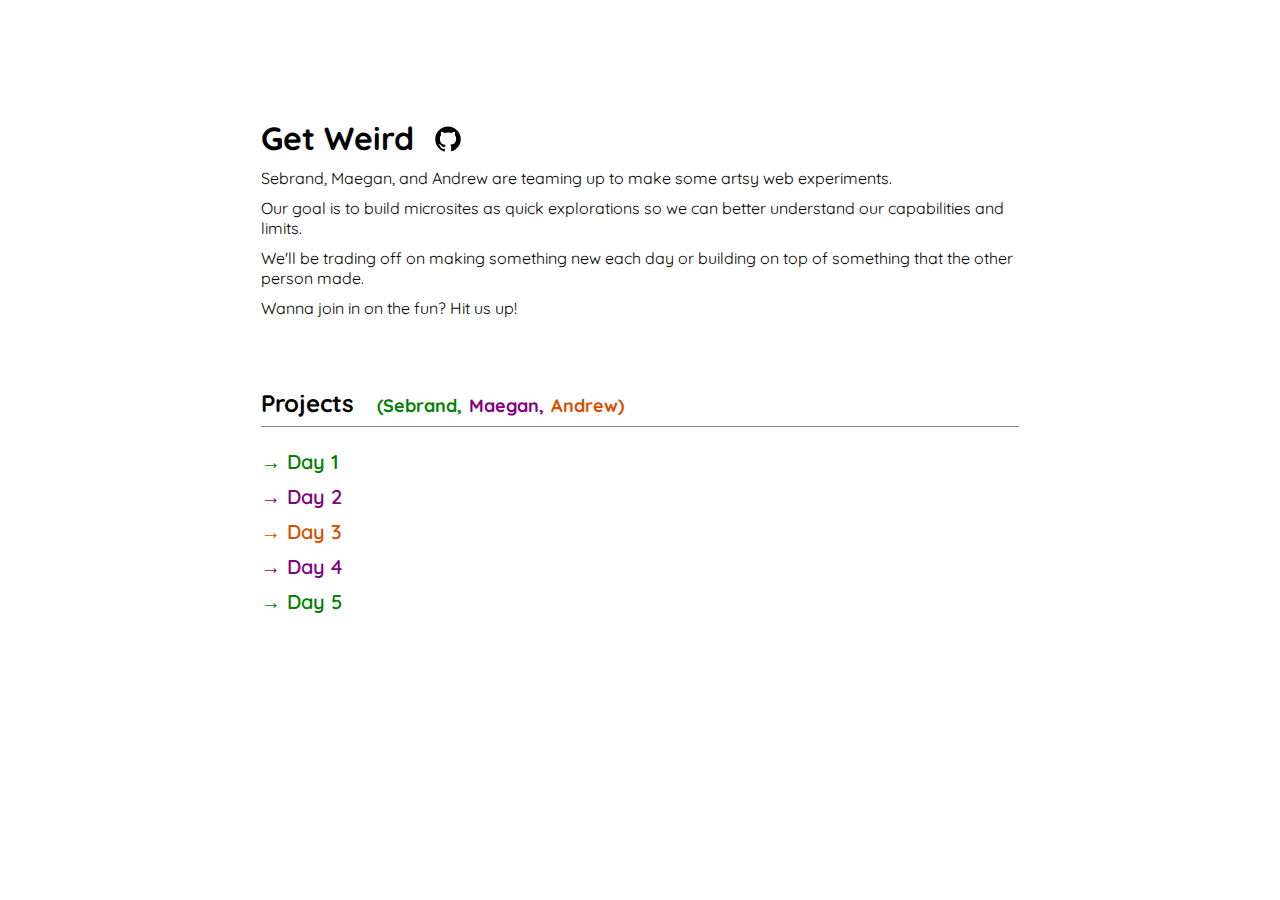
<file: index.html>
<!DOCTYPE html>
<html>
  <head>
    <meta charset="utf-8">
    <meta name="viewport" content="width=device-width, initial-scale=1.0">
    <title>Get Weird</title>
    <link href="images/favicon.png" rel="shortcut icon" />
    <link href="https://fonts.googleapis.com/css?family=Quicksand" rel="stylesheet">
    <link href="index.css" rel="stylesheet">
  </head>
  <body>
    <h1>Get Weird
      <a href="http://github.com/mclawges22/get-weird"><svg id="github" version="1.1" width="26px" height="26px" x="0px" y="0px" viewBox="18 18 24 24" style="enable-background:new 18 18 24 24;" xml:space="preserve"><path d="M30,18.4c-6.5,0-11.8,5.3-11.8,11.8c0,5.2,3.4,9.7,8.1,11.3c0.6,0.1,0.8-0.2,0.8-0.6c0-0.3,0-1,0-2c-3.3,0.7-4-1.6-4-1.6c-0.5-1.4-1.3-1.7-1.3-1.7c-1.1-0.7,0.1-0.7,0.1-0.7c1.2,0.1,1.8,1.2,1.8,1.2c1.1,1.8,2.8,1.3,3.5,1c0.1-0.8,0.4-1.3,0.7-1.6c-2.6-0.3-5.4-1.3-5.4-5.9c0-1.3,0.5-2.3,1.2-3.2c-0.1-0.3-0.5-1.5,0.1-3.1c0,0,1-0.3,3.2,1.2c0.9-0.2,2-0.4,3-0.4s2,0.1,3,0.4c2.3-1.5,3.2-1.2,3.2-1.2c0.7,1.6,0.2,2.8,0.1,3.1c0.7,0.8,1.2,1.9,1.2,3.2c0,4.6-2.8,5.5-5.4,5.8c0.4,0.4,0.8,1.1,0.8,2.2c0,1.6,0,2.9,0,3.2c0,0.3,0.2,0.7,0.8,0.6c4.7-1.6,8.1-6,8.1-11.3C41.8,23.7,36.5,18.4,30,18.4z"></path></svg></a>
    </h1>
    <p>Sebrand, Maegan, and Andrew are teaming up to make some artsy web experiments.</p>
    <p>Our goal is to build microsites as quick explorations so we can better understand our capabilities and limits.</p>
    <p>We'll be trading off on making something new each day or building on top of something that the other person made.</p>
    <p>Wanna join in on the fun? Hit us up!</p>

    <h2>Projects <span class="sebrand">(Sebrand,</span> <span class="maegan">Maegan,</span> <span class="andrew">Andrew)</span></h2>
    <p><a class="sebrand" href="day1/index.html">&#8594; Day 1</a></p>
    <p><a class="maegan" href="day2/index.html">&#8594; Day 2</a></p>
    <p><a class="andrew" href="andrew/image-quad-tree/public/index.html">&#8594; Day 3</a></p>
    <p><a class="maegan" href="day4/index.html">&#8594; Day 4</a></p>
    <p><a class="sebrand" href="day5/index.html">&#8594; Day 5</a></p>

  </body>
</html>
</file>
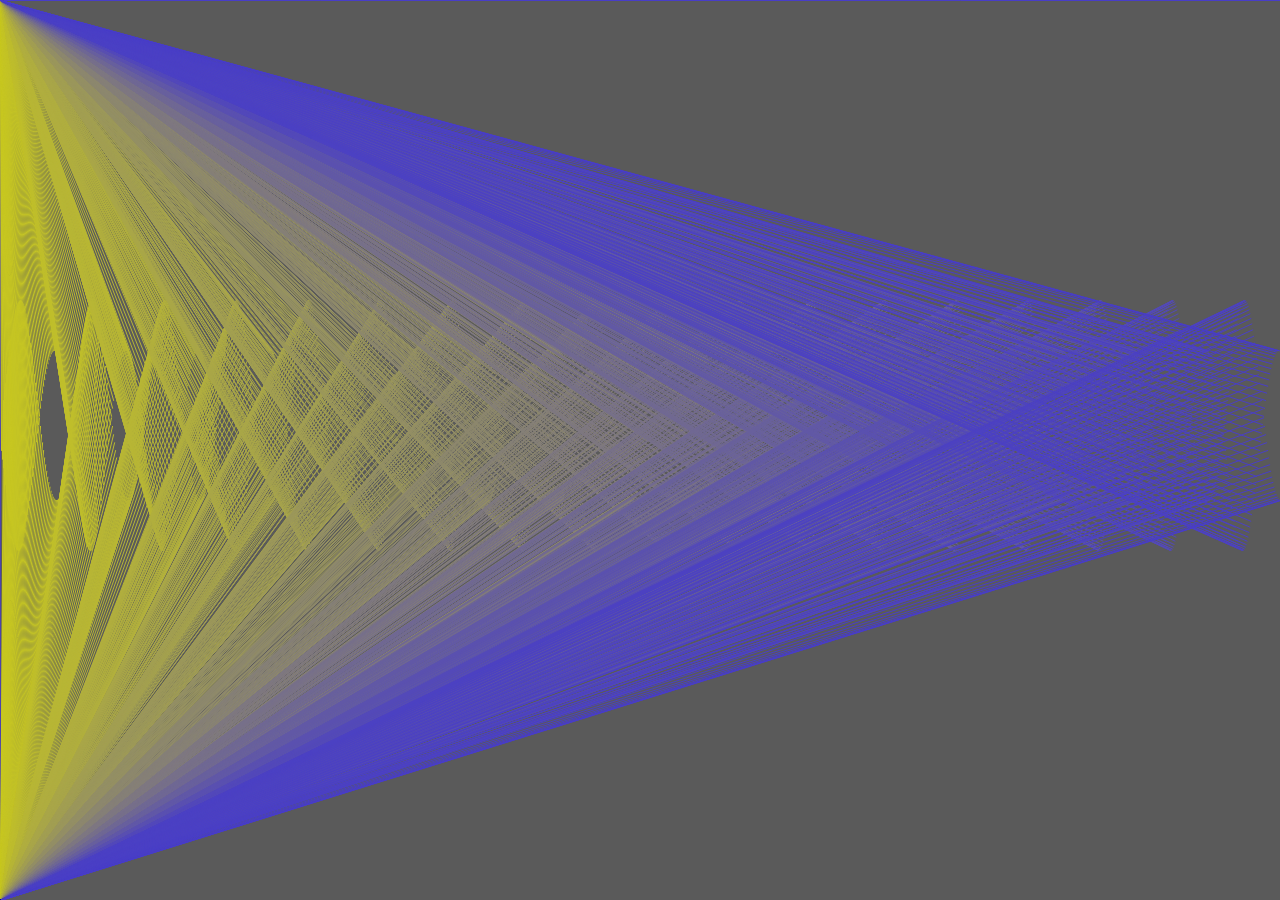
<file: day 5/index.html>
<html>
<head>
  <meta charset="UTF-8">
  <script language="javascript" type="text/javascript" src="p5.js"></script>
  <!-- uncomment lines below to include extra p5 libraries -->
  <!--<script language="javascript" src="p5.dom.js"></script>-->
  <!--<script language="javascript" src="libraries/p5.sound.js"></script>-->
  <script language="javascript" type="text/javascript" src="sketch.js"></script>
  <!-- this line removes any default padding and style. you might only need one of these values set. -->
  <style> body {padding: 0; margin: 0; overflow: hidden;}  </style>
</head>

<body>
</body>
</html>
</file>
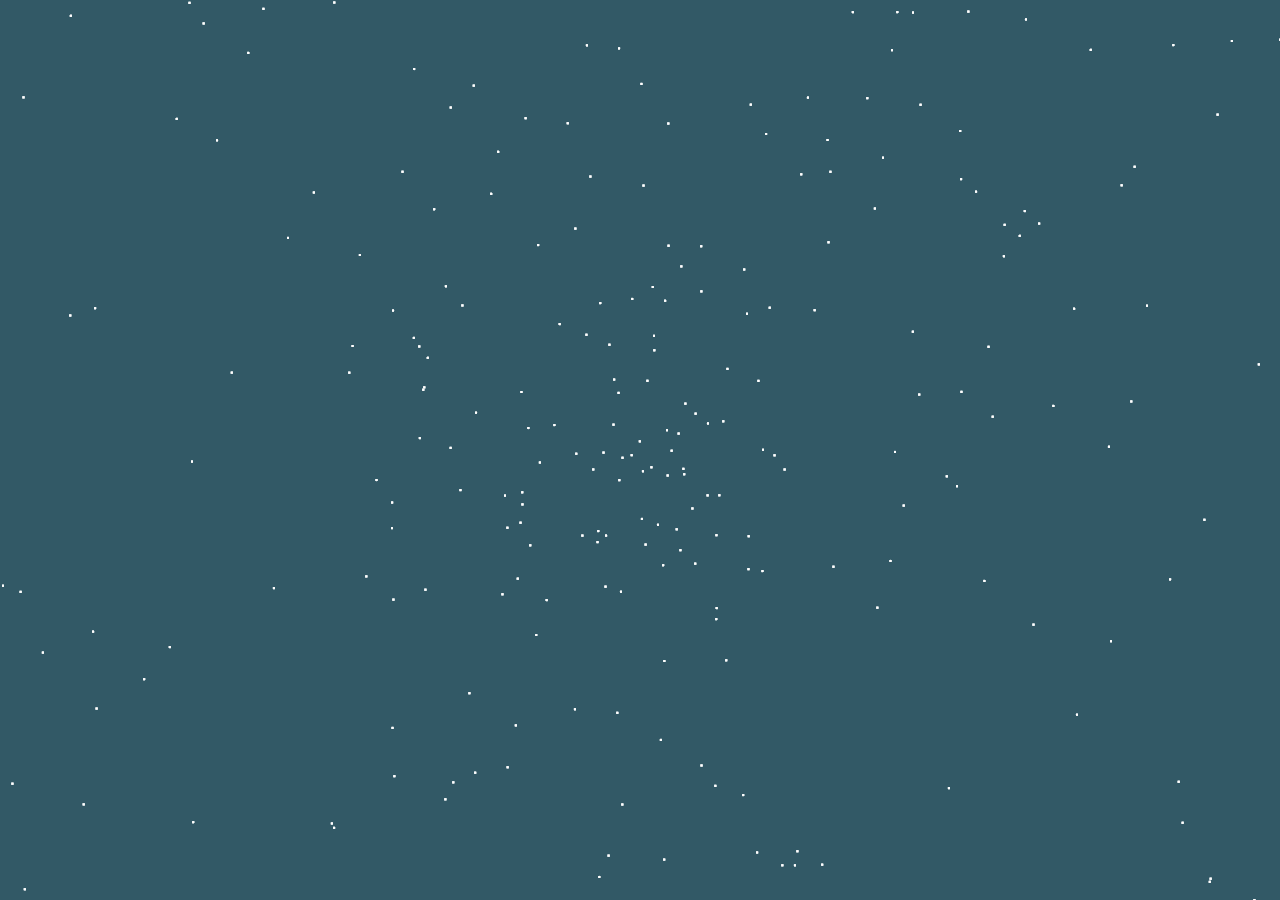
<file: day1/index.html>
<html>
<head>
  <meta charset="UTF-8">
  <script language="javascript" type="text/javascript" src="p5.min.js"></script>
  <!-- uncomment lines below to include extra p5 libraries -->
  <!--<script language="javascript" src="p5.dom.js"></script>-->
  <!--<script language="javascript" src="libraries/p5.sound.js"></script>-->
  <script language="javascript" type="text/javascript" src="sketch.js"></script>
  <!-- this line removes any default padding and style. you might only need one of these values set. -->
  <style> body {padding: 0; margin: 0;} </style>
</head>

<body>
</body>
</html>
</file>
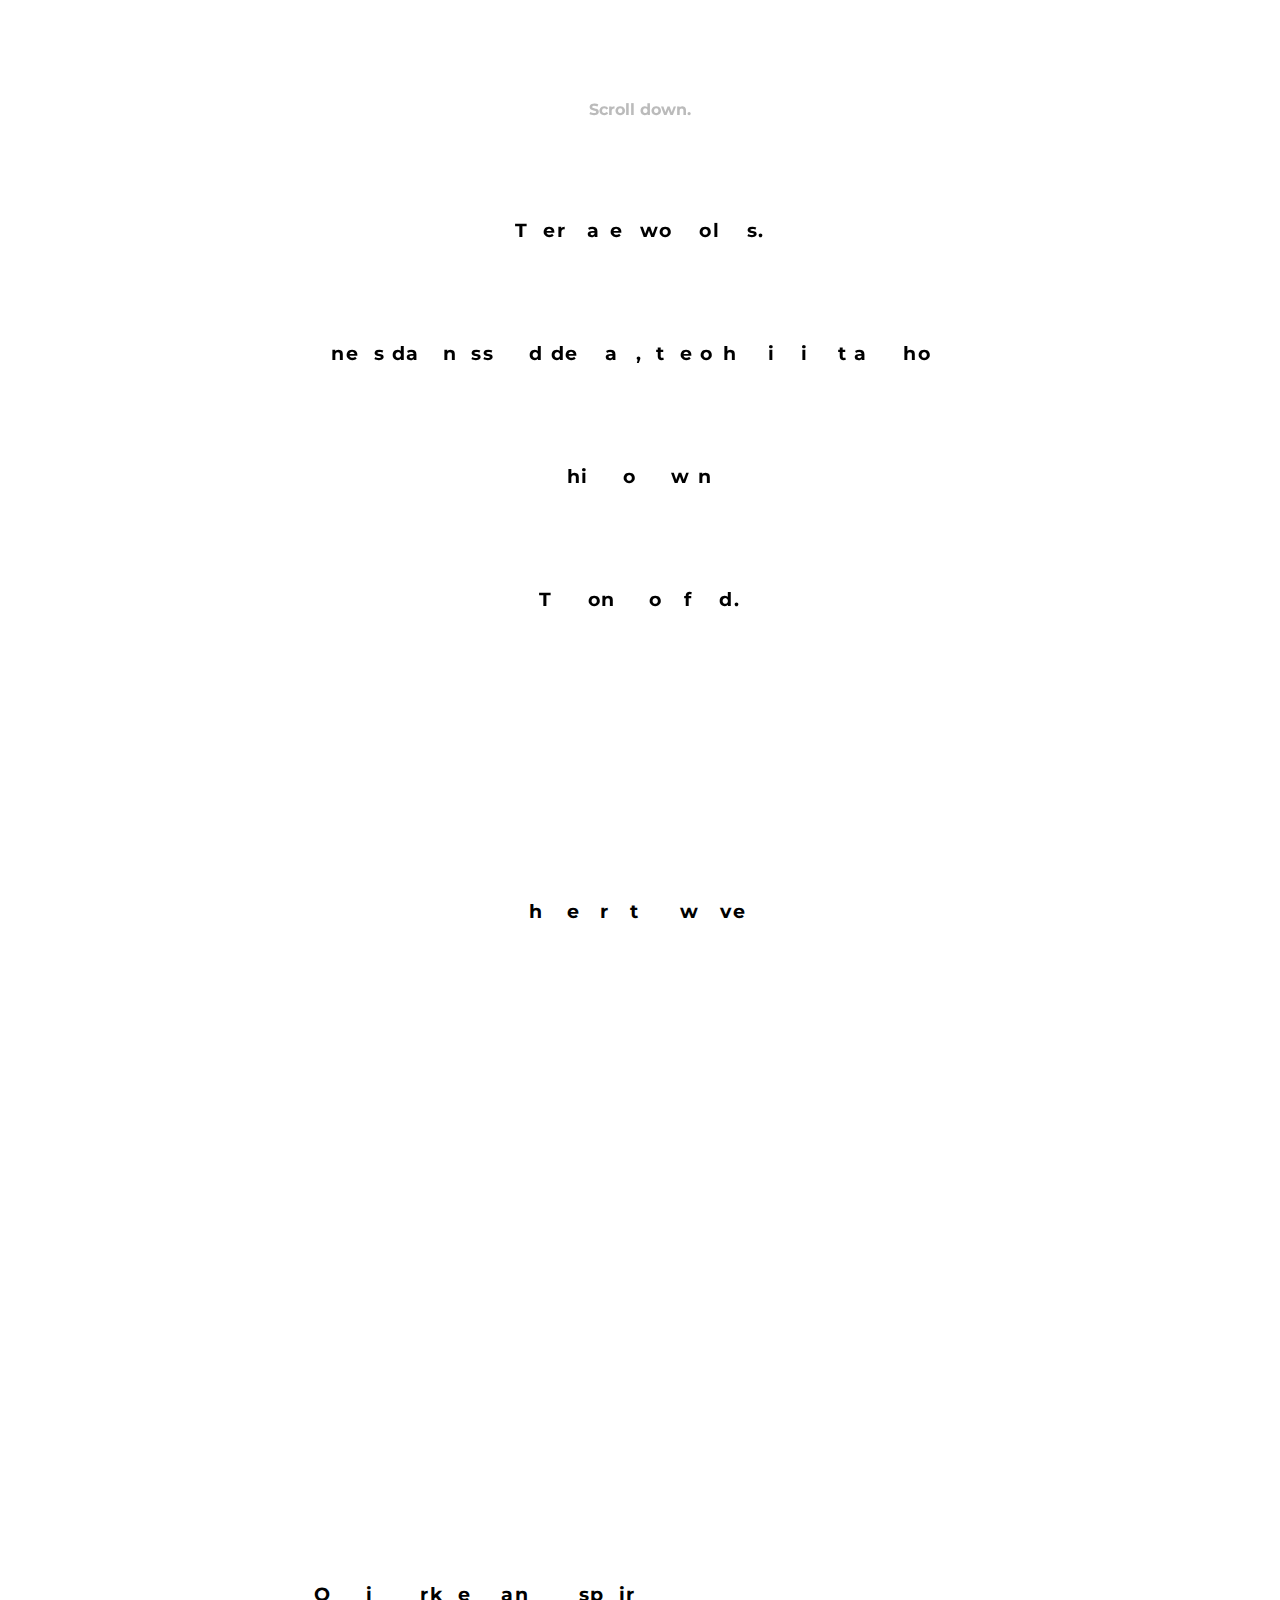
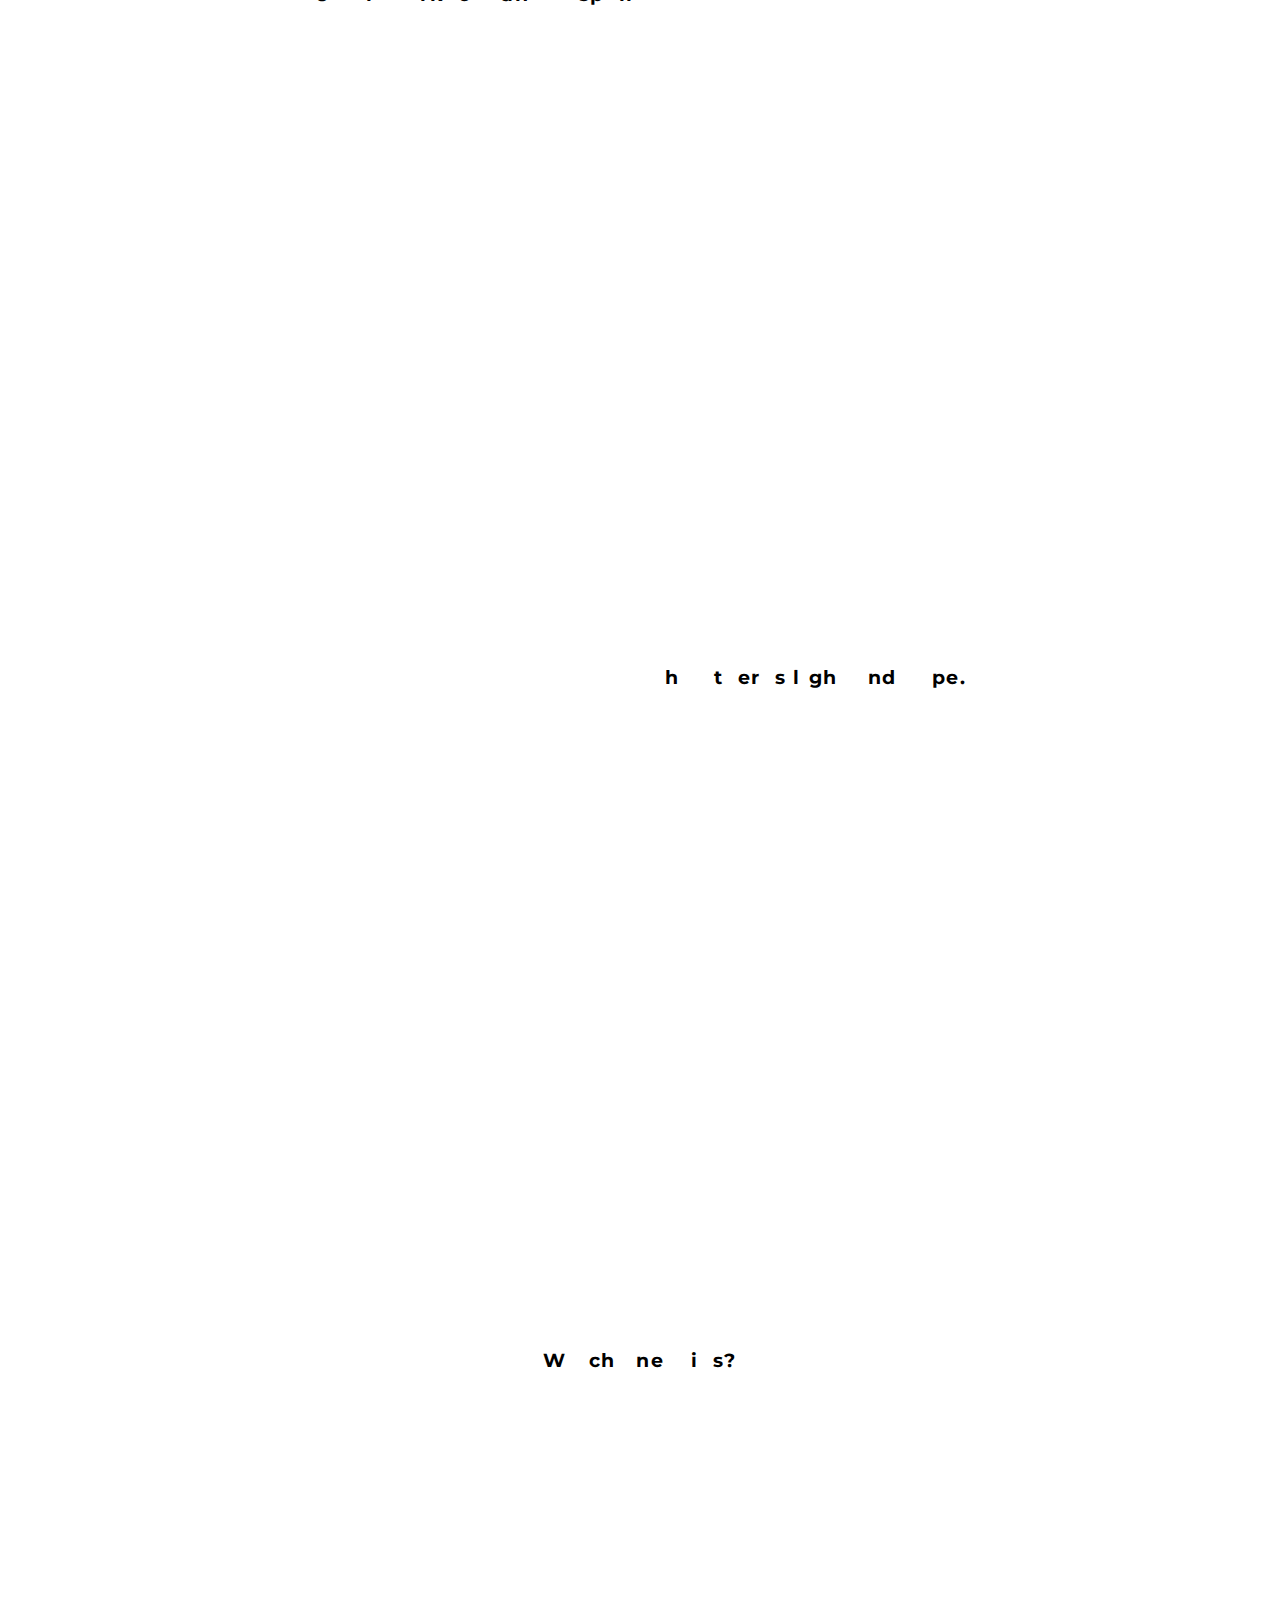
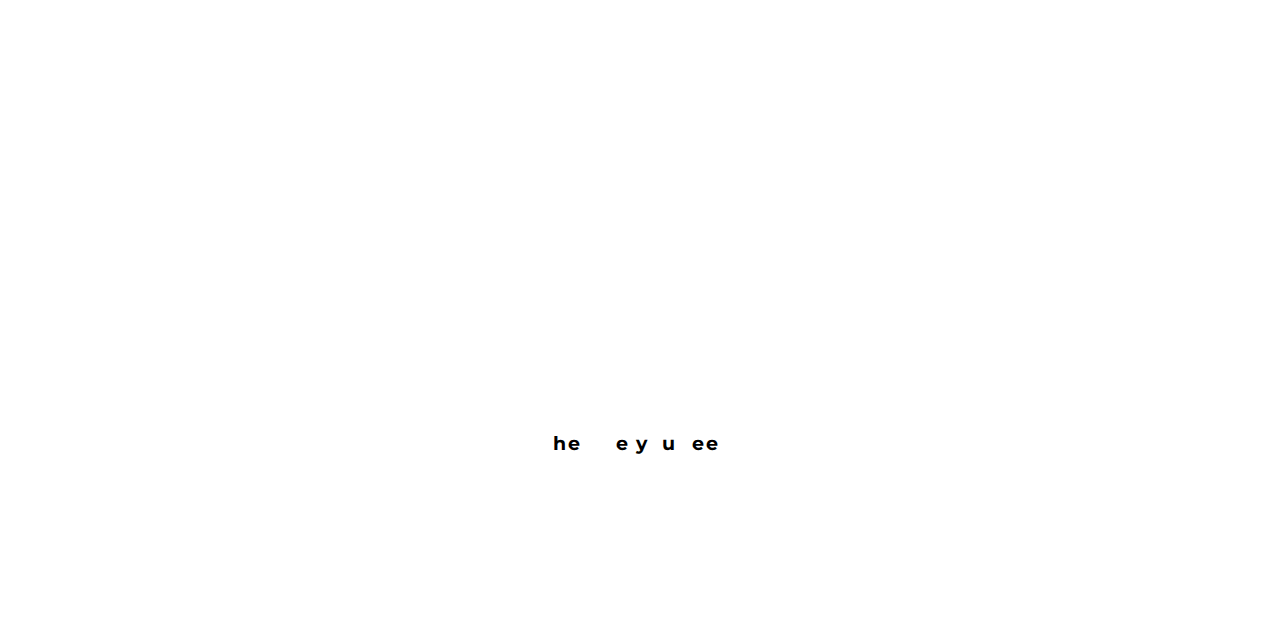
<file: day2/index.html>
<!DOCTYPE html>
<html>
  <head>
    <meta charset="utf-8">
    <meta name="viewport" content="width=device-width, initial-scale=1.0">
    <title>Get Weird</title>
    <link href="images/favicon.png" rel="shortcut icon" />
    <link href="https://fonts.googleapis.com/css?family=Montserrat" rel="stylesheet">
    <link href="day2.css" rel="stylesheet">
  </head>
  <body>
    <div class="fixed-wrapper">
      <h4>Scroll down.</h4>
      <h3>T<span>h</span>er<span>e</span> a<span>r</span>e <span>t</span>wo <span>w</span>ol<span>ve</span>s.</h3>
      <h3><span>O</span>ne <span>i</span>s da<span>rk</span>n<span>e</span>ss <span>an</span>d de<span>sp</span>a<span>ir</span>, &nbsp;t<span>h</span>e o<span>t</span>h<span>er</span> i<span>s l</span>i<span>gh</span>t a<span>nd</span> ho<span>pe.</span></h3>
      <h3><span>W</span>hi<span>ch</span> o<span>ne</span> w<span>i</span>n<span>s?</span></h3>
      <h3>T<span>he</span> on<span>e y</span>o<span>u</span> f<span>ee</span>d.</h3>
    </div>
    <div class="scroll-wrapper">
      <h3 class="scroll-1"><span>T</span>h<span>er</span>e <span>a</span>r<span>e</span> t<span>wo</span> w<span>ol</span>ve<span>s.</span></h3>
      <h3 class="scroll-2">O<span>ne </span>i<span>s da</span>rk<span>n</span>e<span>ss </span>an<span>d de</span>sp<span>a</span>ir<span>, &nbsp;the other is light and hope.</span></h3>
      <h3 class="scroll-2"><span>One is darkness and despair,</span> &nbsp;<span>t</span>h<span>e o</span>t<span>h</span>er<span> i</span>s l<span>i</span>gh<span>t a</span>nd <span>ho</span>pe.</h3>
      <h3 class="scroll-2">W<span>hi</span>ch<span> o</span>ne<span> w</span>i<span>n</span>s?</h3>
      <h3 class="scroll-2"><span>T</span>he<span> on</span>e y<span>o</span>u <span>f</span>ee<span>d.</span></h3>
    </div>
  </body>
</html>
</file>
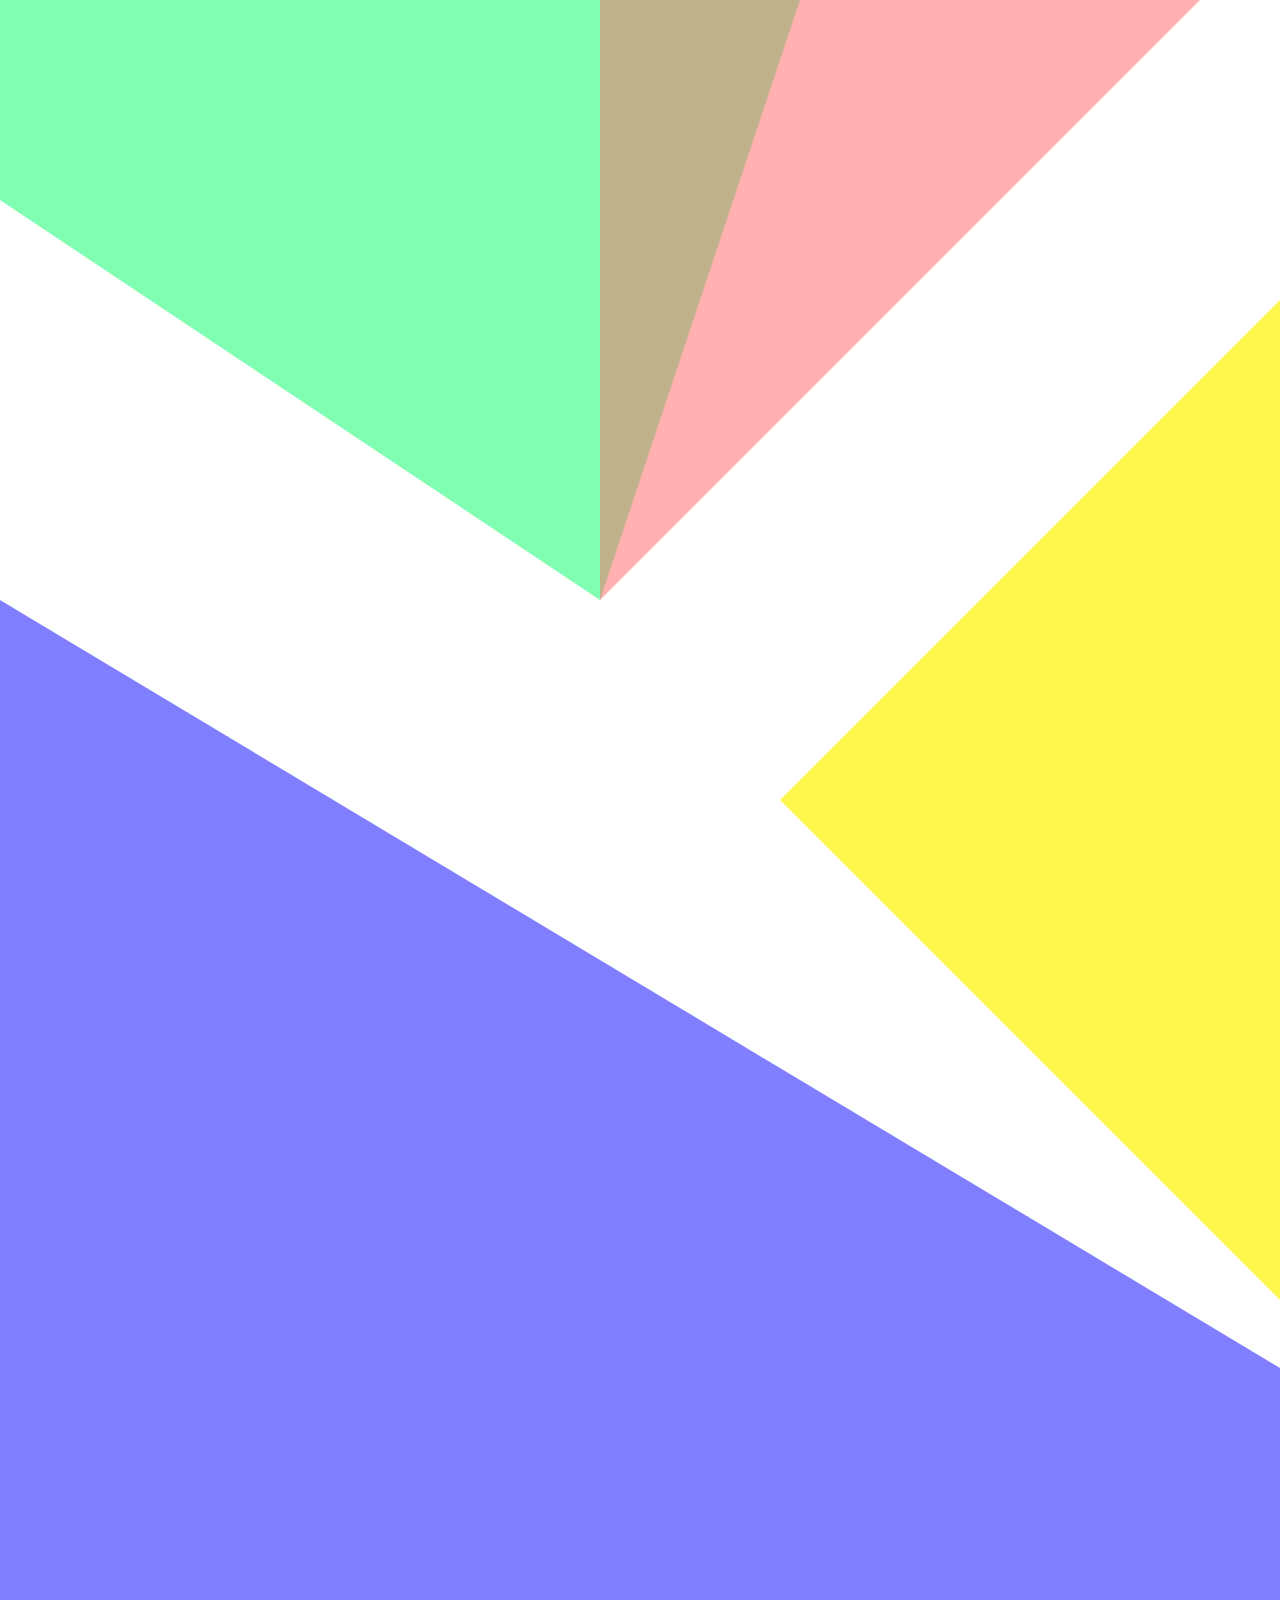
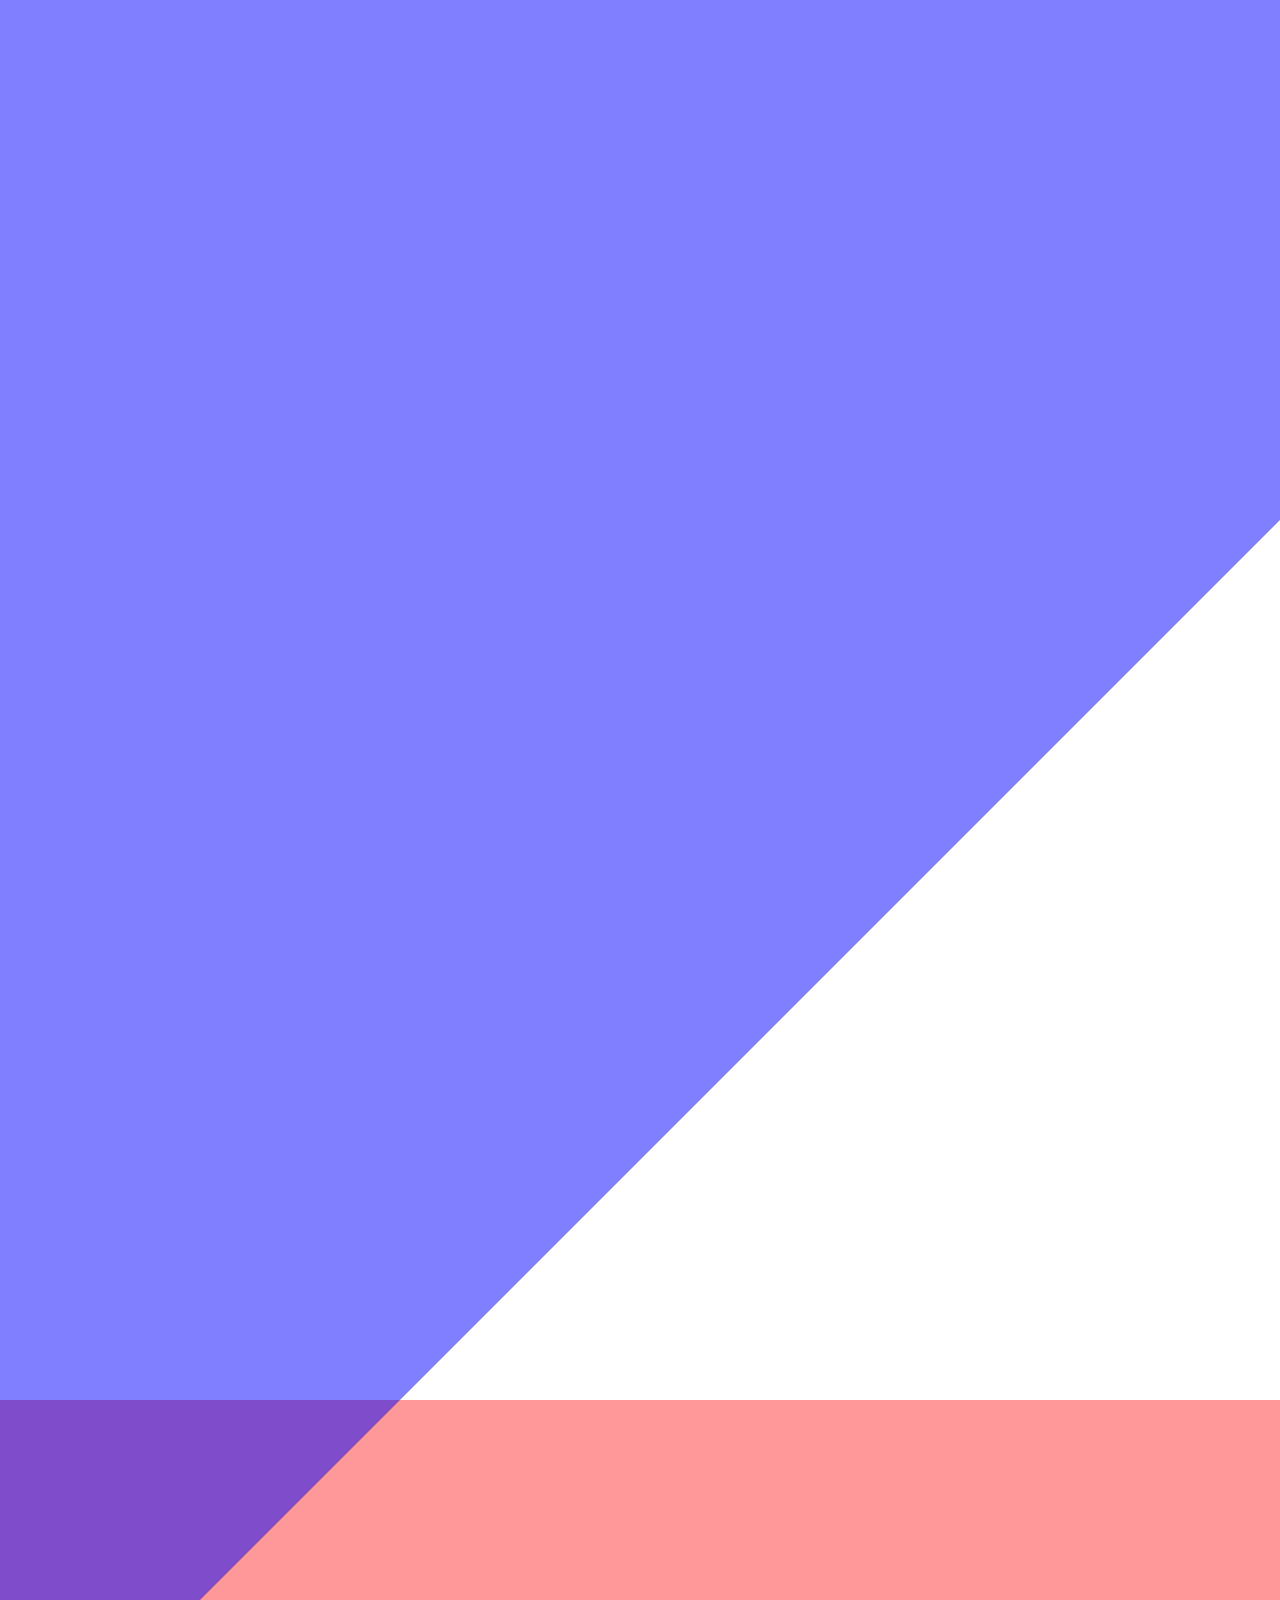
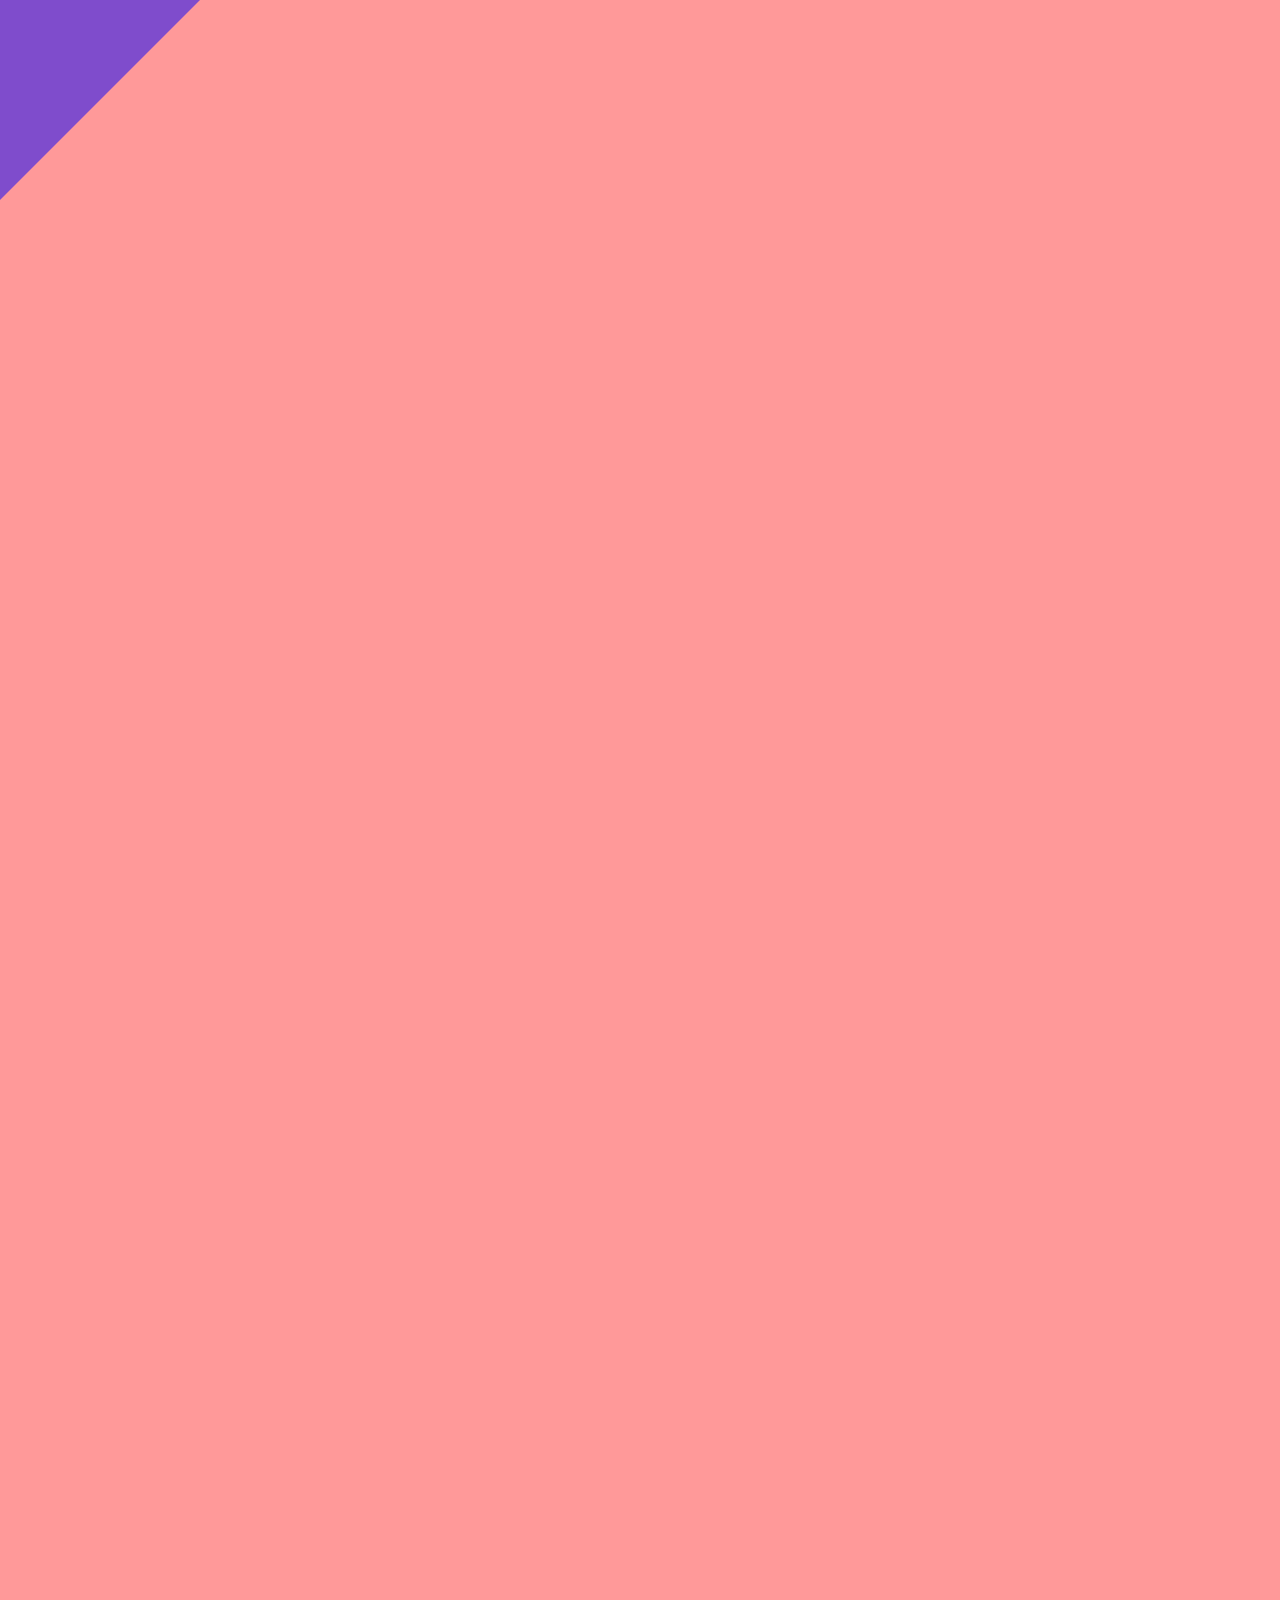
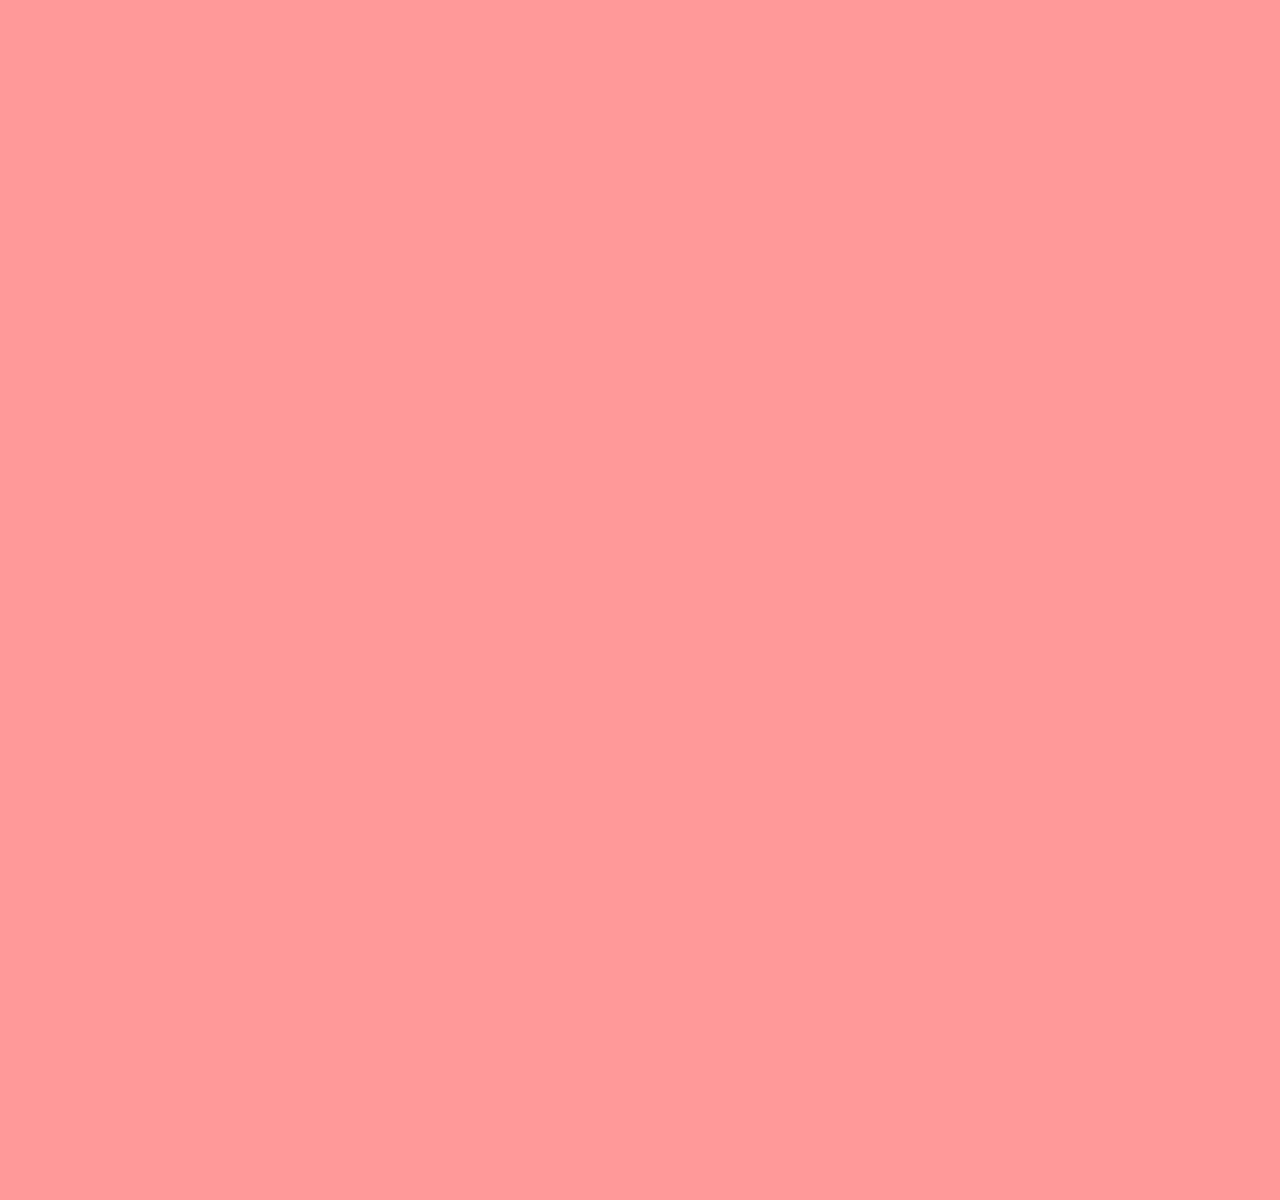
<file: day4/index.html>
<!DOCTYPE html>
<html>
  <head>
    <meta charset="utf-8">
    <meta name="viewport" content="width=device-width, initial-scale=1.0">
    <title>Get Weird</title>

    <link rel="stylesheet" href="css/styles.css" />

  </head>
  <body>
    <div class="section-1">
      <div class="triangle-0"></div>
      <div class="triangle-01"></div>
      <div class="triangle-1"></div>
      <div class="triangle-2"></div>
    </div>
    <div class="section-2">
    </div>
  </body>
</file>
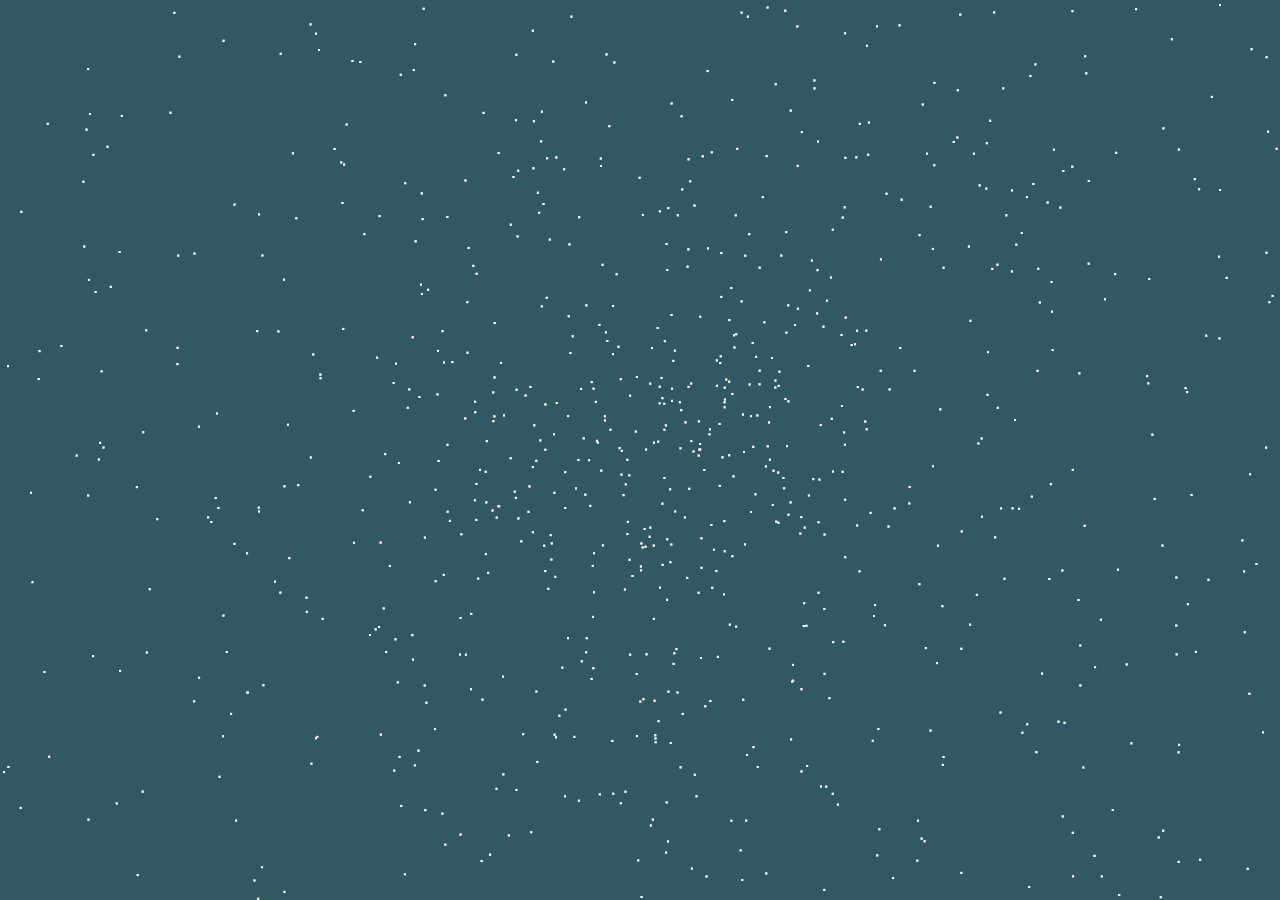
<file: day1/empty-example/index.html>
<html>
<head>
  <meta charset="UTF-8">
  <script language="javascript" type="text/javascript" src="libraries/p5.js"></script>
  <!-- uncomment lines below to include extra p5 libraries -->
  <!--<script language="javascript" src="libraries/p5.dom.js"></script>-->
  <!--<script language="javascript" src="libraries/p5.sound.js"></script>-->
  <script language="javascript" type="text/javascript" src="sketch.js"></script>
  <!-- this line removes any default padding and style. you might only need one of these values set. -->
  <style> body {padding: 0; margin: 0;} </style>
</head>

<body>
</body>
</html>
</file>
<file: index.css>
body {
  padding-top: 100px;
}

h1, h2, p {
  font-family: "Quicksand", sans-serif;
  width: 60%;
  margin: 10px 20%;
}

h2 {
  margin-top: 70px;
  margin-bottom: 22px;
  padding-bottom: 8px;
  border-bottom: 1px solid #888;
}

h2 span {
  font-size: 18px;
}

h2 span:first-child {
  margin-left: 16px;
}

a {
  font-weight: 600;
  text-decoration: none;
  font-size: 20px;
}

a:hover {
  text-transform: uppercase;
}

.sebrand {
  color: green;
}

.maegan {
  color: purple;
}

.andrew {
  color: #d55000;
}

#github {
  margin-left: 12px;
  margin-bottom: -2px;
}


/*MEDIA QUERIES*/
@media (max-width: 650px){
  h1, h2, p {
    width: 90%;
    margin-left: 5%;
    margin-right: 5%;
  }
}
</file>
<file: day2/day2.css>
body {
  height: 100%;
  width: 100%;
  padding: 0;
  margin: 0;
}

h4, h3 {
  font-family: "Montserrat", sans-serif;
  text-align: center;
  padding: 0;
  margin: 0;
  width: 100%;
  margin-top: 100px;
}

h4 {
  color: #BBB;
}

h3 {
  letter-spacing: 1.6px;
}

.fixed-wrapper {
  height: 600px;
  position: fixed;
  width: 100%;
}

.scroll-wrapper {
  height: 3831px;
  overflow: scroll;
  width: 100%;
}

.scroll-1 {
  margin-top: 900px;
}

.scroll-2 {
  margin-top: 660px;
}

span {
  opacity: 0;
}
</file>
<file: day4/css/styles.css>
html, body {
  width: 100%;
	margin: 0;
  overflow-x: hidden;
}

.section-1 {
  height: 3000px;
  width: 100%;
}

.section-2 {
  height: 3000px;
  width: 100%;
  background-color: rgba(255, 0, 0, 0.4);
}

.triangle-main {
  height: 0;
  width: 0;
  position: fixed;
  border: 1300px solid rgba(2, 2, 76, 0.5);
  border-top: 900px solid rgba(0, 0, 0, 0);
  border-left: 100px solid rgba(0, 0, 0, 0);
  border-bottom: 1000px solid rgba(0, 0, 0, 0);
}

.triangle-0 {
  height: 400px;
  width: 0;
  position: fixed;
  top: 0;
  left: -300px;
  border: 600px solid rgba(0, 255, 100, 0.5);
  border-left: 900px solid rgba(0, 0, 0, 0);
  border-right: 200px solid rgba(0, 0, 0, 0);
  border-bottom: none;
  z-index: 500;
}

.triangle-01 {
  height: 400px;
  width: 0;
  position: absolute;
  top: 0;
  left: 600px;
  border: 600px solid rgba(255, 100, 100, 0.5);
  border-left: 0 solid rgba(0, 0, 0, 0);
  border-right: 600px solid rgba(0, 0, 0, 0);
  border-bottom: none;
  z-index: 1000;
}

.triangle-1 {
  height: 400px;
  width: 0;
  position: absolute;
  top: 600px;
  left: 0;
  border: 1500px solid rgba(0, 0, 255, 0.5);
  border-top: 900px solid rgba(0, 0, 0, 0);
  border-right: none;
  border-bottom: 1500px solid rgba(0, 0, 0, 0);
}

.triangle-2 {
  height: 0;
  width: 0;
  position: fixed;
  top: 300px;
  right: 0;
  border: 500px solid rgba(255, 242, 0, 0.7);
  border-top: 500px solid rgba(0, 0, 0, 0);
  border-left: none;
  border-bottom: 500px solid rgba(0, 0, 0, 0);
}
</file>
